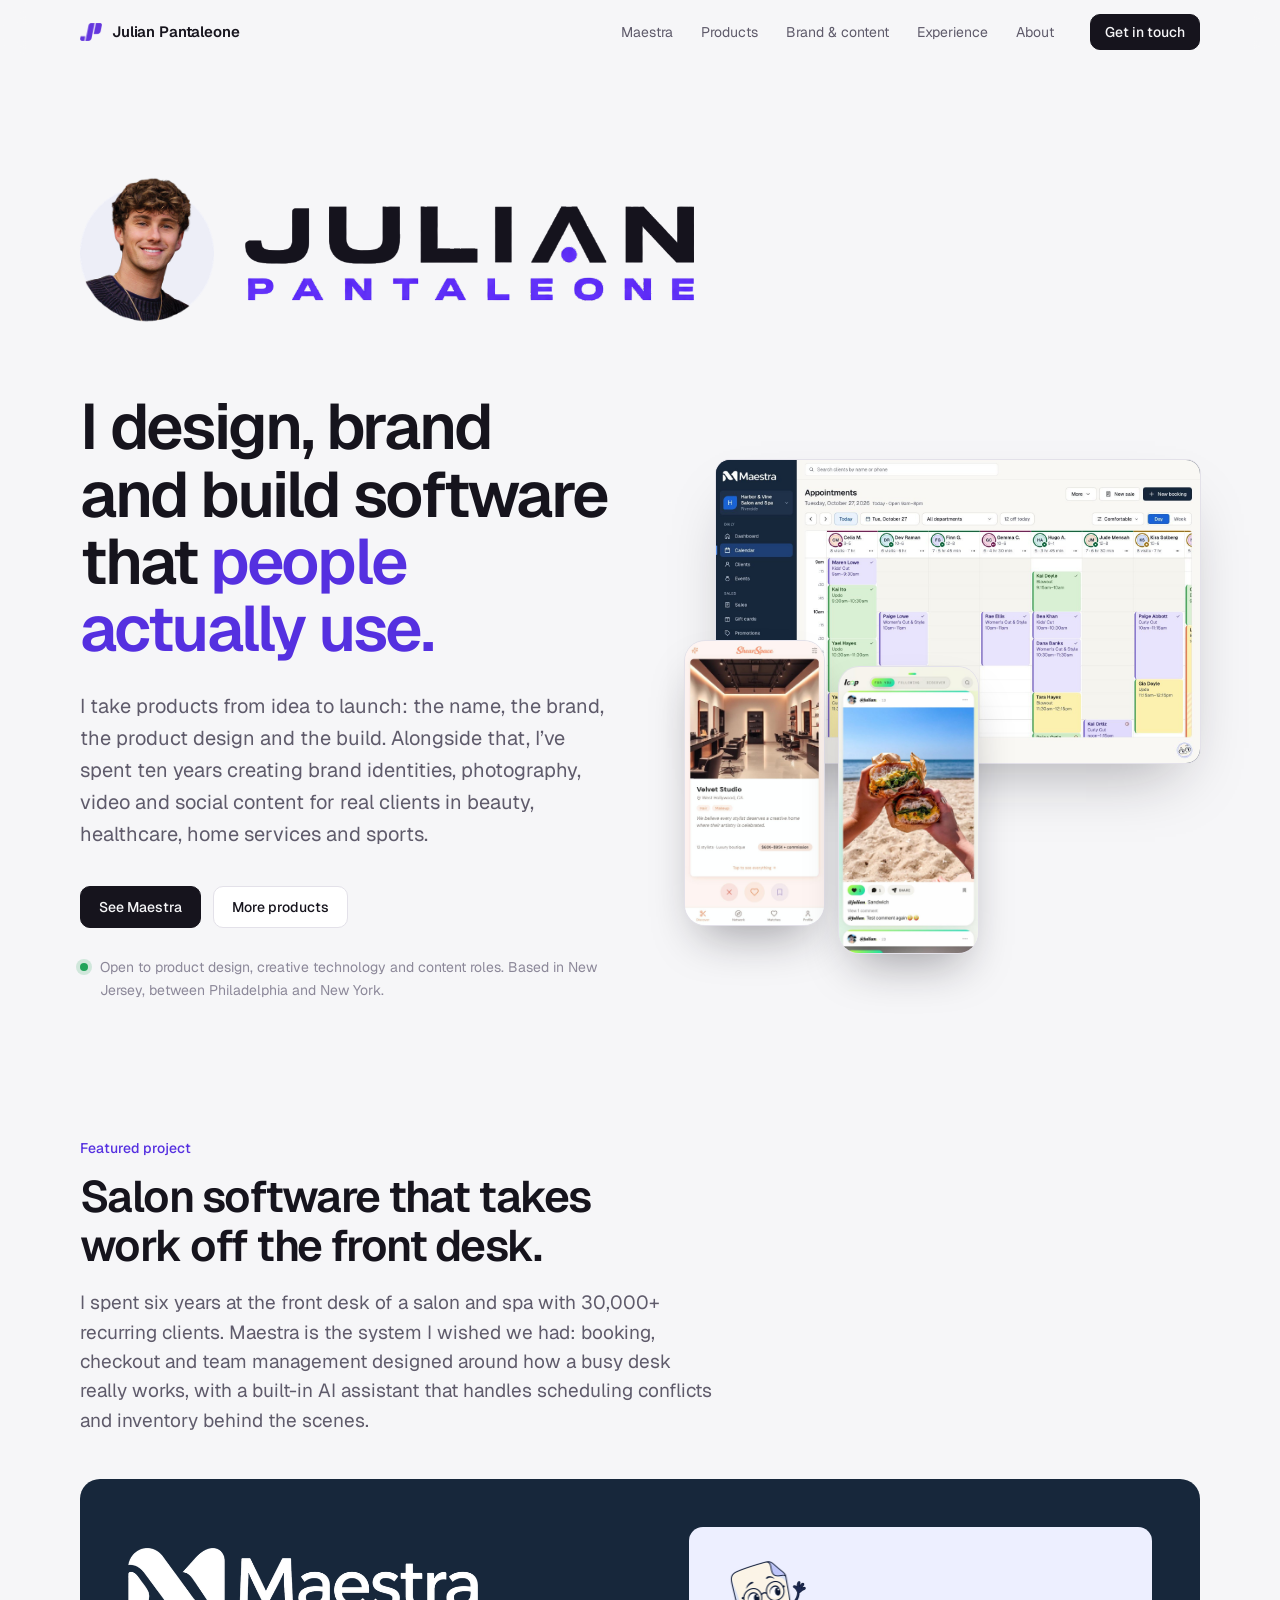
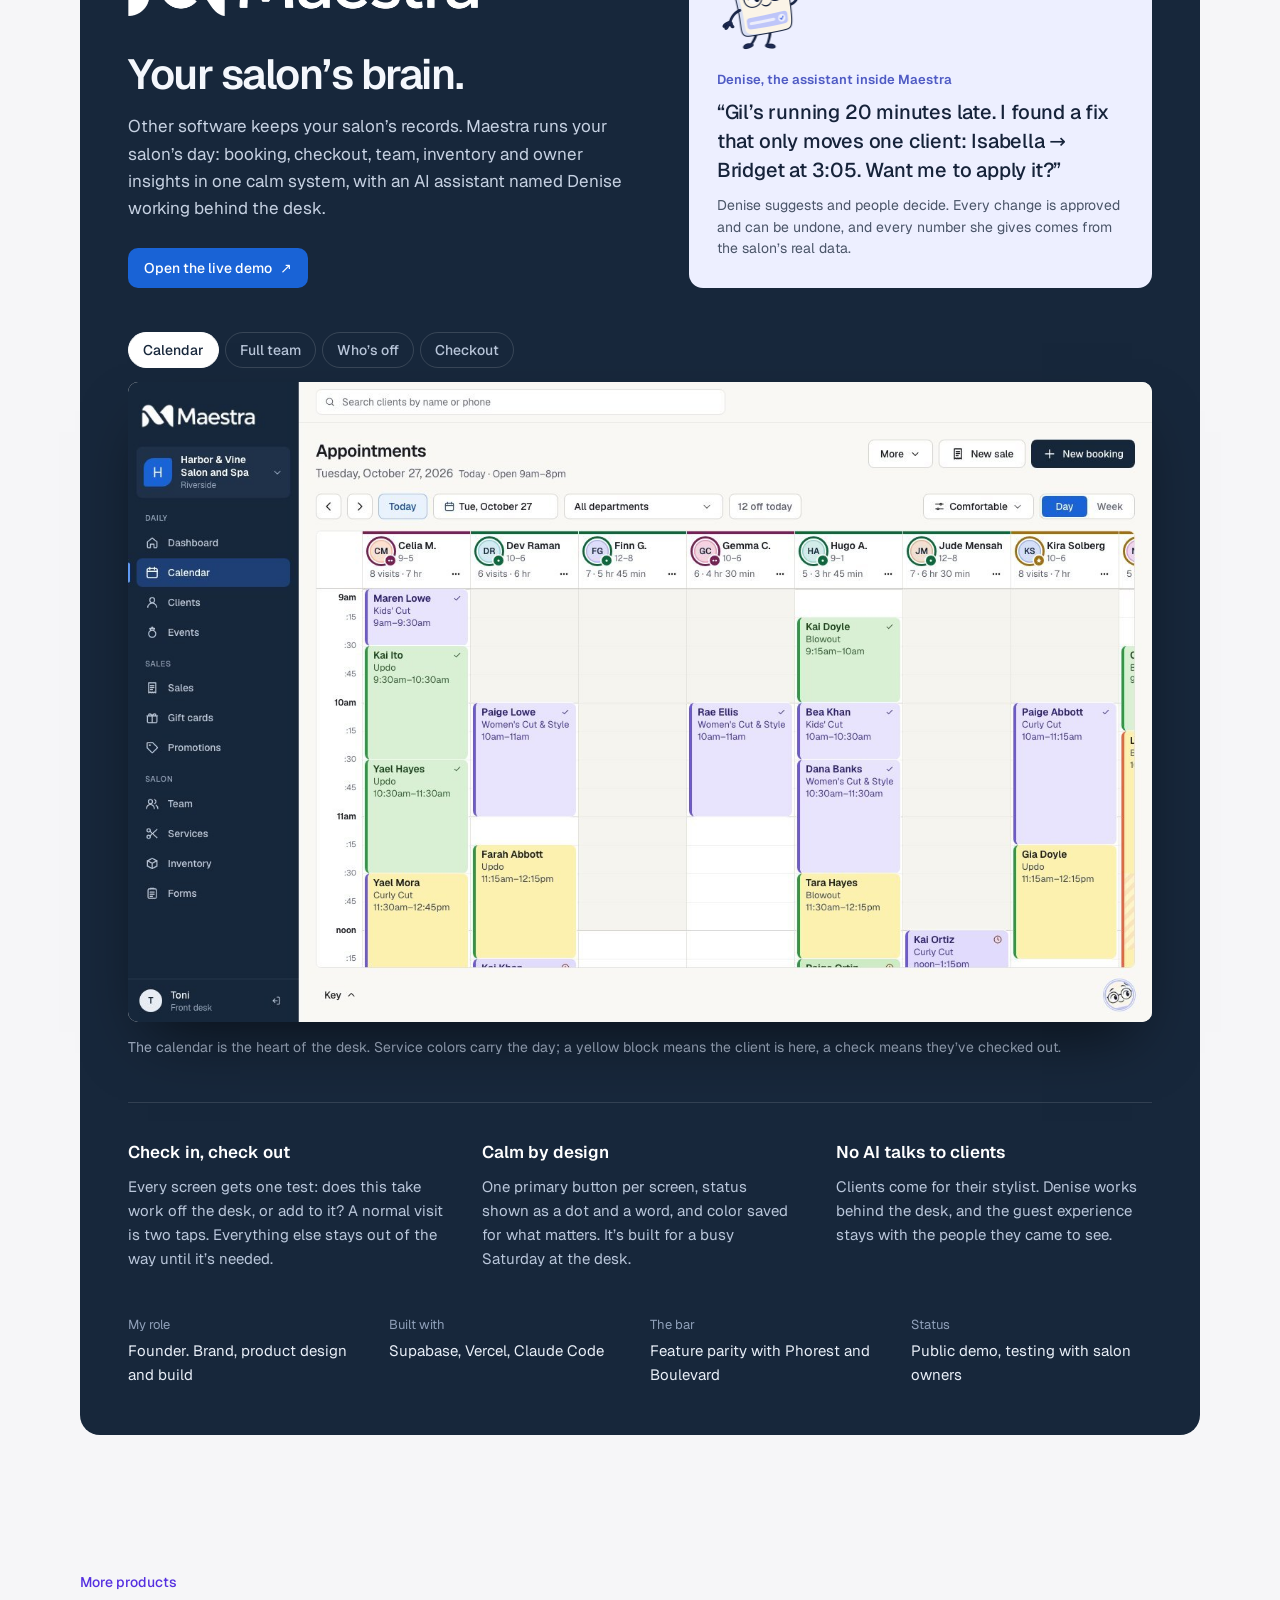
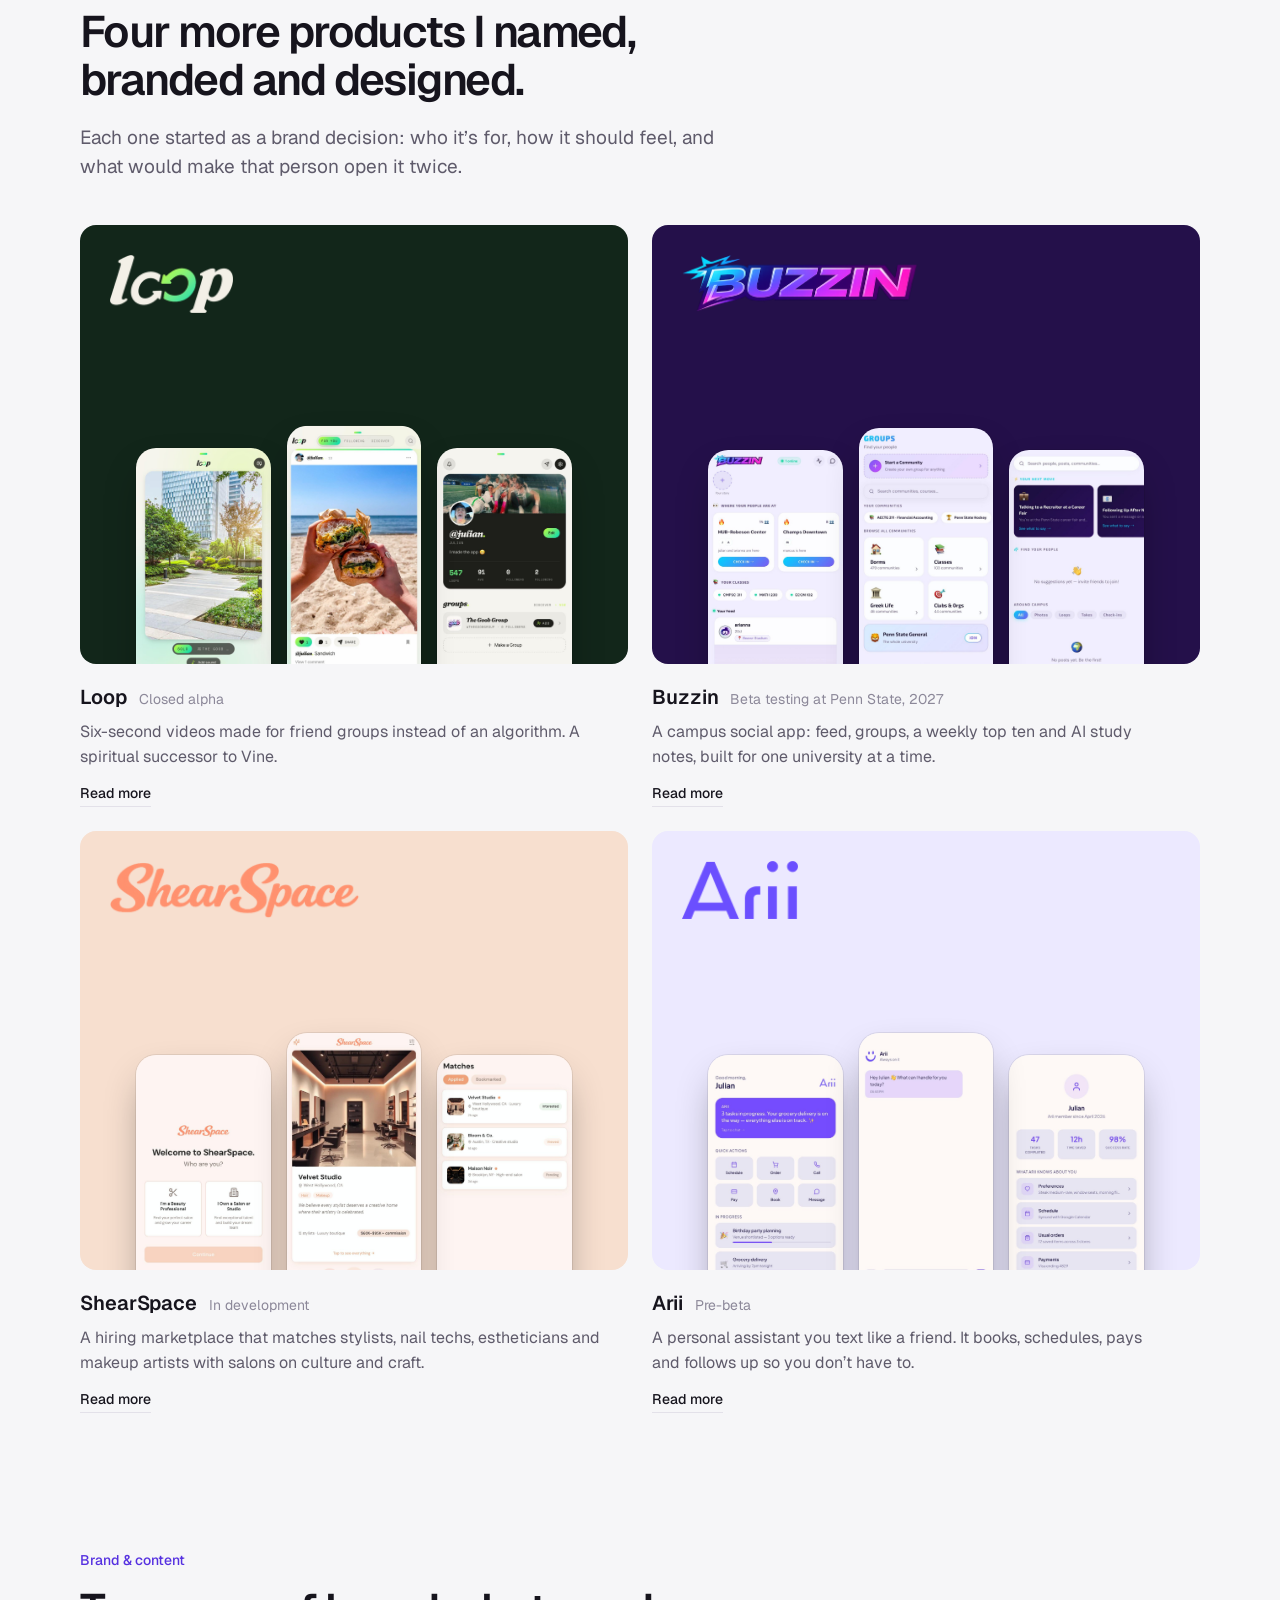
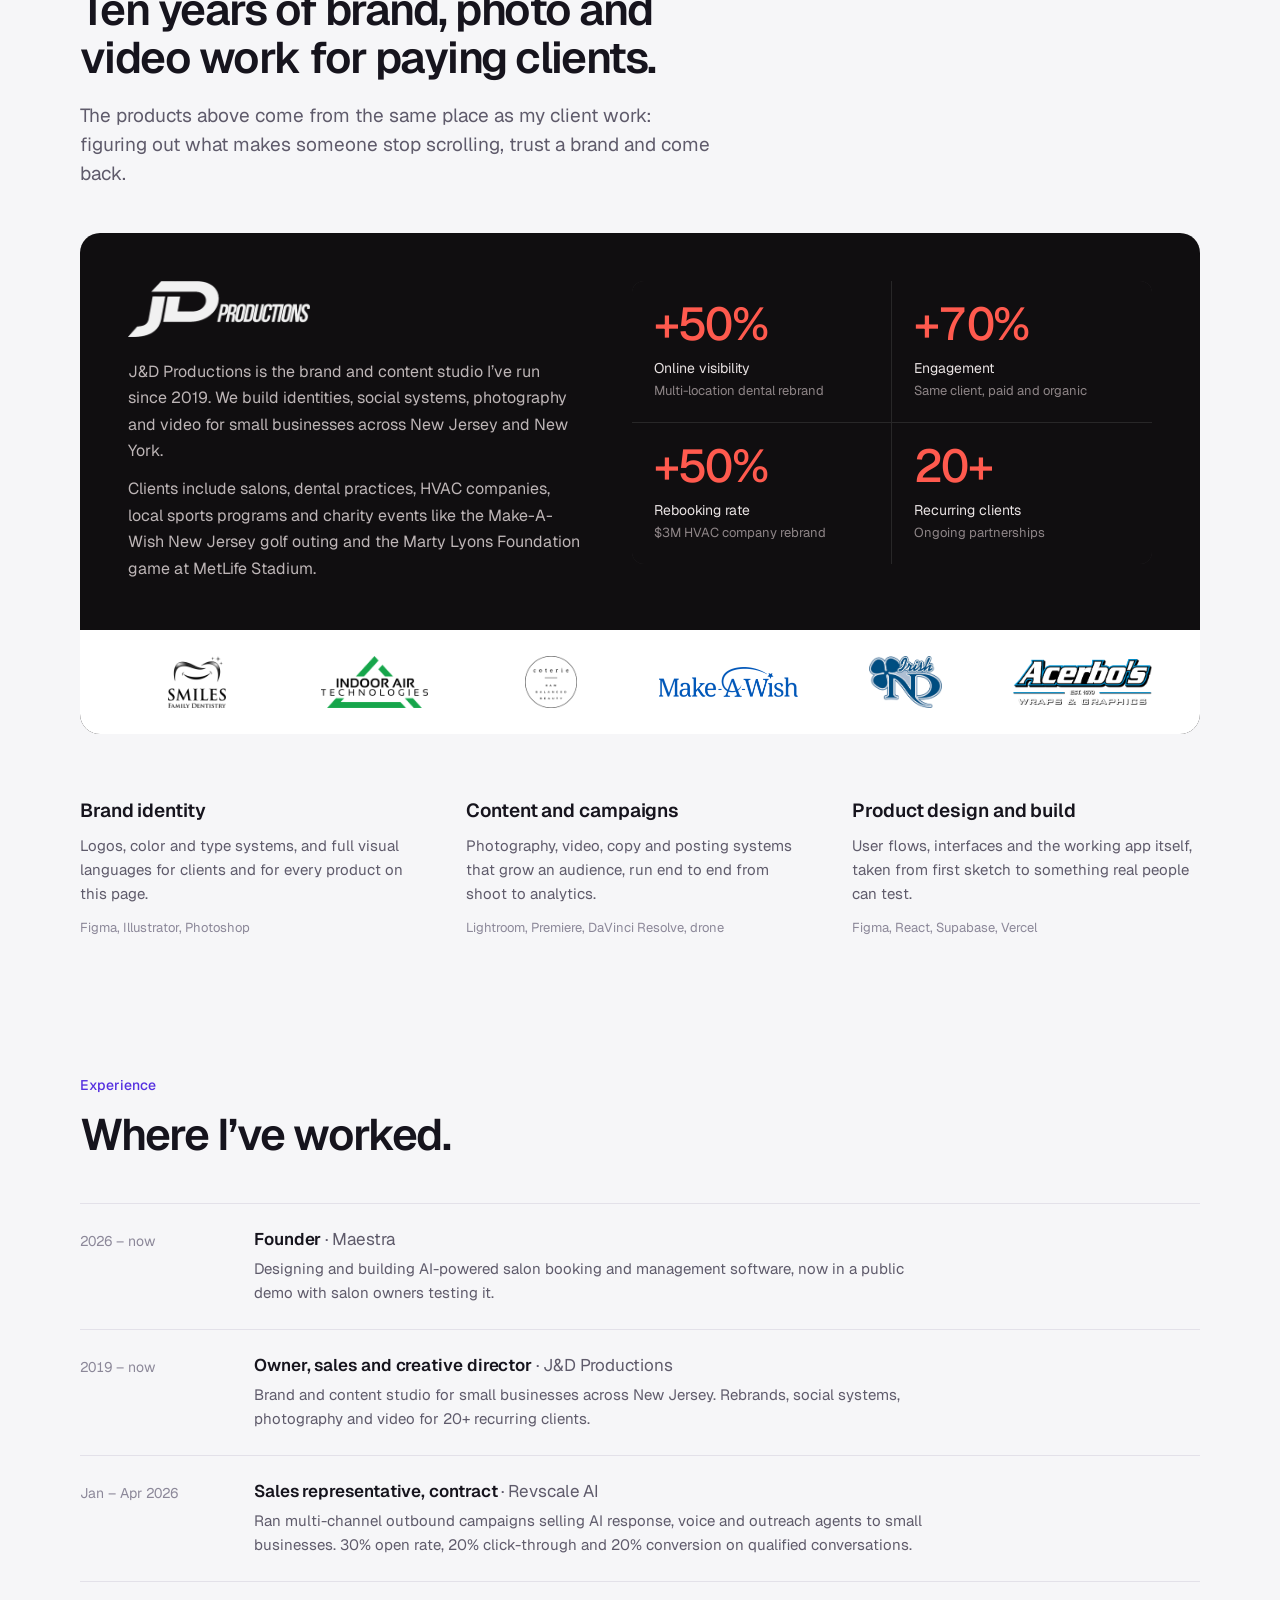
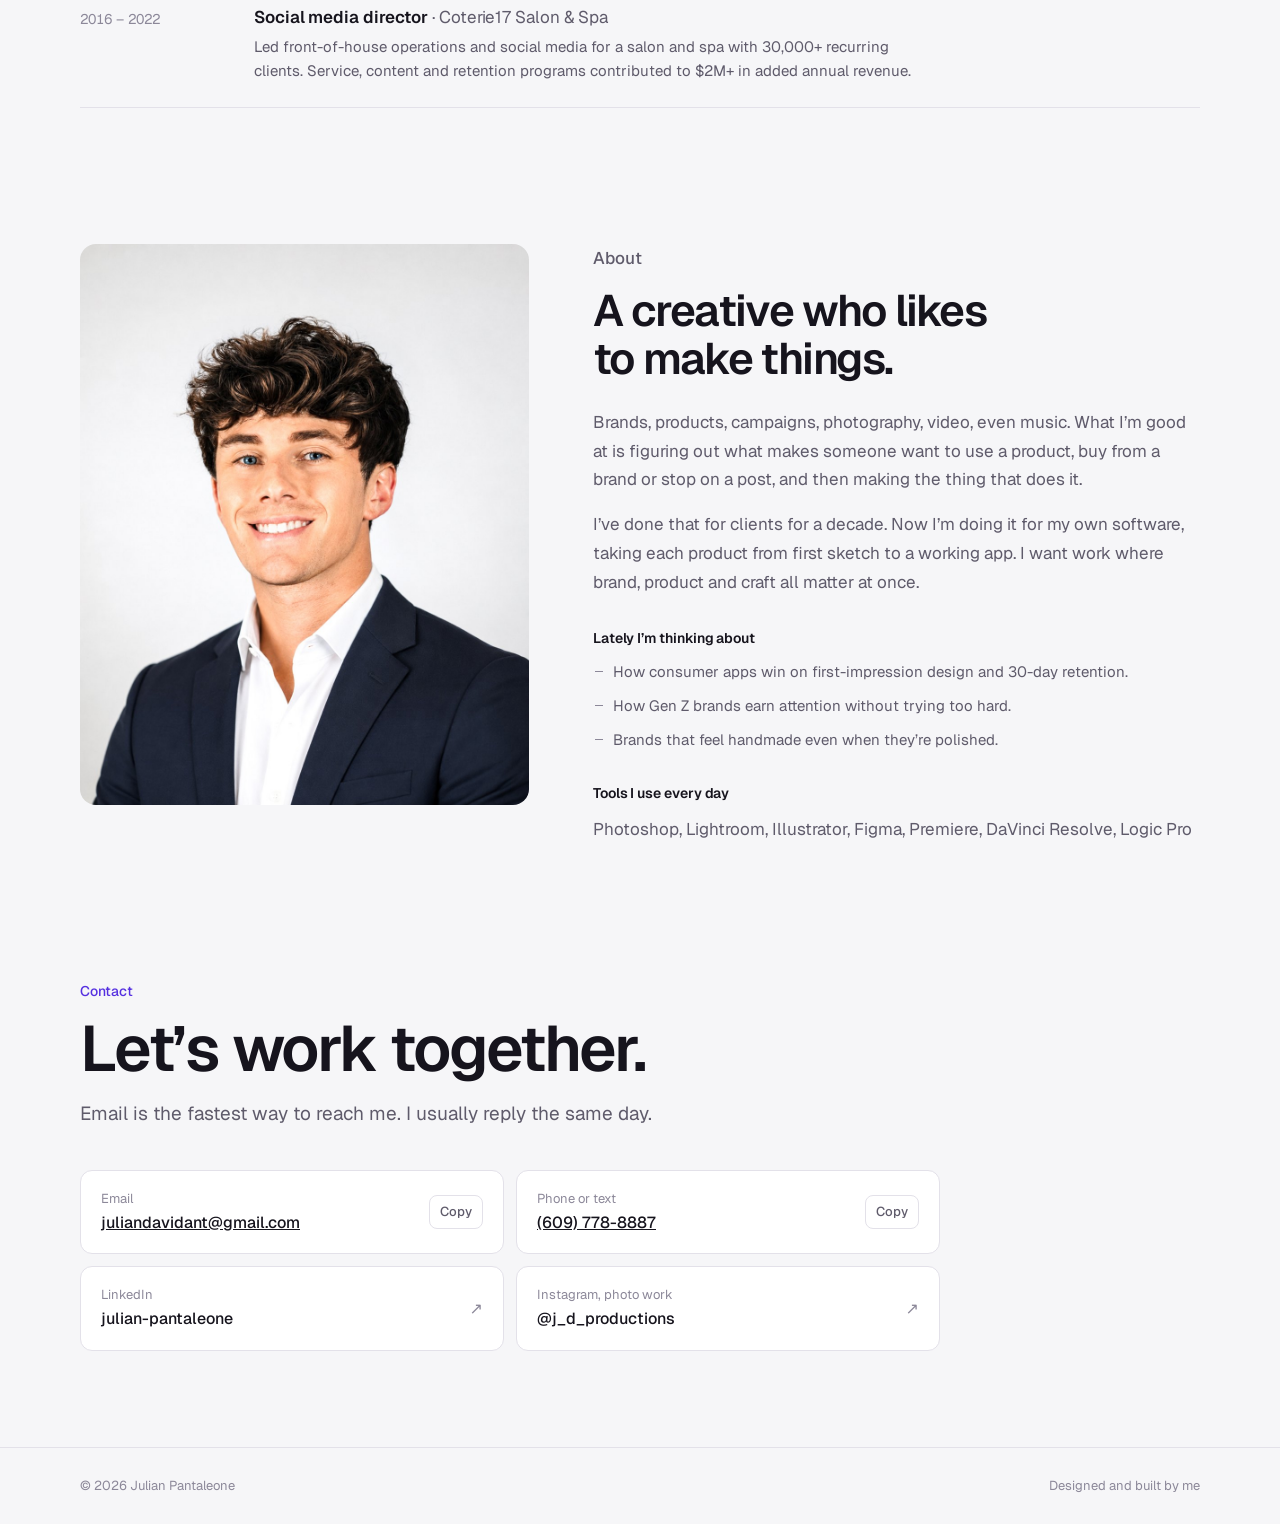
<file: index.html>
<!doctype html>
<html lang="en">
<head>
<meta charset="utf-8">
<meta name="viewport" content="width=device-width, initial-scale=1, viewport-fit=cover">
<title>Julian Pantaleone</title>
<meta name="description" content="Julian Pantaleone, creative technologist. Founder of Maestra, AI-powered salon software. Ten years of brand, photo and video work for real clients.">
<link rel="icon" type="image/png" href="img/jp-mark.png">
<link rel="preload" href="fonts/geist.woff2" as="font" type="font/woff2" crossorigin>
<style>
@font-face{font-family:"Geist";src:url(fonts/geist.woff2) format("woff2");font-weight:100 900;font-display:swap}
</style>
<style>
/* Layout: one left-aligned column on a 1120px grid. Neutral page; color lives only inside
   the brand blocks (Maestra navy, J&D black, each product's own palette). */
:root{
  --bg:#F6F6F8;
  --surface:#FFFFFF;
  --ink:#16141D;
  --muted:#5F5B6B;
  --faint:#8C8899;
  --line:#E3E1E9;
  --accent:#5530E0;
  --accent-ink:#FFFFFF;
  --focus:#5530E0;
  --wm-light:block; --wm-dark:none;

  --mae-navy:#17273B; --mae-blue:#1963D6; --mae-peri:#4F5BC4; --mae-tint:#EDEFFF; --mae-cream:#FAF8F5;

  --f-sans:"Geist", ui-sans-serif, system-ui, -apple-system, "Segoe UI", sans-serif;

  --s-xxl:clamp(38px, 5.6vw, 64px);
  --s-xl:clamp(30px, 3.8vw, 44px);
  --s-l:clamp(24px, 2.6vw, 30px);
  --s-m:19px;
  --s-b:16px;
  --s-s:14px;
  --s-xs:13px;

  --wrap:1120px;
  --gap-sec:clamp(80px, 11vw, 136px);
  --r:12px;
}
@media (prefers-color-scheme: dark){
  :root:not([data-theme="light"]){
    --bg:#0E0D12; --surface:#17161D; --ink:#F2F1F6; --muted:#A7A3B4; --faint:#7D798A; --line:#2A2833;
    --accent:#A38FFF; --accent-ink:#120F1C; --focus:#A38FFF; --wm-light:none; --wm-dark:block; color-scheme:dark;
  }
}
:root[data-theme="dark"]{
  --bg:#0E0D12; --surface:#17161D; --ink:#F2F1F6; --muted:#A7A3B4; --faint:#7D798A; --line:#2A2833;
  --accent:#A38FFF; --accent-ink:#120F1C; --focus:#A38FFF; --wm-light:none; --wm-dark:block; color-scheme:dark;
}

*{box-sizing:border-box}
html{scroll-behavior:smooth; scroll-padding-top:84px}
@media (prefers-reduced-motion: reduce){ html{scroll-behavior:auto} *{transition:none!important; animation:none!important} }
body{
  margin:0; background:var(--bg); color:var(--ink);
  font:400 var(--s-b)/1.6 var(--f-sans);
  -webkit-font-smoothing:antialiased; text-rendering:optimizeLegibility;
}
img{max-width:100%; display:block}
a{color:inherit}
:focus-visible{outline:2px solid var(--focus); outline-offset:3px; border-radius:6px}
.wrap{max-width:calc(var(--wrap) + 2*max(24px, env(safe-area-inset-left,0px))); margin:0 auto;
  padding-left:max(24px, env(safe-area-inset-left, 0px)); padding-right:max(24px, env(safe-area-inset-right, 0px))}
@media (max-width:560px){ .wrap{padding-left:max(18px, env(safe-area-inset-left, 0px)); padding-right:max(18px, env(safe-area-inset-right, 0px))} }
h1,h2,h3,p{margin:0}
h1,h2{font-family:var(--f-sans); font-weight:600; letter-spacing:-.035em; text-wrap:balance}
h3{font-weight:600; font-size:var(--s-m); line-height:1.35; letter-spacing:-.005em}
.wm-light{display:var(--wm-light)} .wm-dark{display:var(--wm-dark)}

/* ── Header ── */
body::before{content:""; position:fixed; inset:0 0 auto; height:env(safe-area-inset-top,0px); z-index:30; background:var(--bg)}
.top{position:sticky; top:env(safe-area-inset-top,0px); z-index:20; background:color-mix(in srgb, var(--bg) 88%, transparent);
  backdrop-filter:saturate(1.4) blur(12px); -webkit-backdrop-filter:saturate(1.4) blur(12px); border-bottom:1px solid transparent; transition:border-color .2s}
.top.is-scrolled{border-bottom-color:var(--line)}
.top .wrap{display:flex; align-items:center; gap:24px; height:64px}
.brand{display:flex; align-items:center; gap:10px; text-decoration:none; font-weight:600; font-size:15px; letter-spacing:-.01em}
.brand img{width:22px; height:auto}
.nav{display:flex; gap:4px; margin-left:auto}
.nav a{text-decoration:none; font-size:var(--s-s); color:var(--muted); padding:8px 12px; border-radius:8px}
.nav a:hover{color:var(--ink); background:var(--surface)}
.btn{display:inline-flex; align-items:center; gap:8px; height:42px; padding:0 18px; border-radius:10px; font:500 var(--s-s)/1 var(--f-sans);
  text-decoration:none; border:1px solid var(--line); background:var(--surface); color:var(--ink); cursor:pointer; white-space:nowrap; transition:border-color .15s, transform .15s}
.btn:hover{border-color:var(--faint)}
.btn--primary{background:var(--ink); color:var(--bg); border-color:var(--ink)}
.btn--primary:hover{border-color:var(--ink); transform:translateY(-1px)}
.top .btn{height:36px; padding:0 14px}
@media (max-width:720px){ .nav{display:none} .top .btn{margin-left:auto} }

/* ── Sections ── */
section{padding-block:var(--gap-sec) 0}
.kicker{font-size:var(--s-s); font-weight:500; color:var(--accent); margin-bottom:14px}
.sec-head{max-width:720px; margin-bottom:44px}
.sec-head h2{font-size:var(--s-xl); line-height:1.1}
.sec-head p:not(.kicker){margin-top:18px; font-size:var(--s-m); line-height:1.55; color:var(--muted); max-width:640px}

/* ── Hero ── */
.hero{padding-block:clamp(56px, 9vw, 112px) 0}
.hero-id{display:flex; align-items:center; gap:clamp(18px, 2.4vw, 32px); margin-bottom:clamp(40px, 5vw, 64px)}
.hero-id .avatar{width:clamp(88px, 10.5vw, 136px); height:auto; flex-shrink:0}
.hero-id .wm{height:clamp(54px, 7.4vw, 104px); width:auto; max-width:100%; min-width:0}
.hero h1{font-size:var(--s-xxl); line-height:1.05}
.hero-grid{display:grid; grid-template-columns:minmax(0,1.05fr) minmax(0,1fr); gap:clamp(32px, 5vw, 72px); align-items:center}
.hero-art{position:relative; display:block; aspect-ratio:1/0.92; max-width:100%; transition:transform .3s ease}
.hero-art:hover{transform:translateY(-3px)}
.ha-screen{position:absolute; top:0; right:0; width:94%; aspect-ratio:16/10; border-radius:14px; overflow:hidden; background:var(--mae-navy); box-shadow:0 0 0 1px var(--line), 0 30px 60px -24px rgba(22,20,29,.35)}
.ha-screen img{width:100%; height:100%; object-fit:cover; object-position:top left}
.ha-phone{position:absolute; width:27%; border-radius:clamp(12px, 1.6vw, 20px); box-shadow:0 0 0 1px var(--line), 0 24px 48px -16px rgba(22,20,29,.4)}
.ha-1{left:0; bottom:2%}
.ha-2{left:30%; bottom:-4%}
@media (max-width:900px){ .hero-grid{grid-template-columns:1fr} .hero-art{display:none} }
.hero h1 em{font-style:normal; color:var(--accent)}
.hero .lede{margin-top:28px; font-size:clamp(17px, 1.6vw, 20px); line-height:1.6; color:var(--muted); max-width:640px}
.hero .cta{display:flex; flex-wrap:wrap; gap:12px; margin-top:36px}
.hero .avail{margin-top:28px; font-size:var(--s-s); color:var(--faint); display:flex; align-items:baseline; gap:12px}
.hero .avail .dot{flex-shrink:0; transform:translateY(-1px); width:8px; height:8px; border-radius:50%; background:#22A35A; box-shadow:0 0 0 4px color-mix(in srgb, #22A35A 18%, transparent)}
@media (max-width:560px){ .hero-id{gap:14px} .hero-id .avatar{width:76px; height:auto} .hero-id .wm{height:auto; width:calc(100% - 86px); max-width:300px} }

/* ── Maestra ── */
.mae{background:var(--mae-navy); color:#F4F7FC; border-radius:20px; padding:clamp(22px, 4vw, 48px); display:grid; gap:clamp(28px, 4vw, 44px)}
.mae-head{display:grid; justify-items:start; gap:16px; max-width:660px}
.mae-head img{height:clamp(44px, 5.4vw, 68px); width:auto; max-width:100%; margin-bottom:clamp(8px, 1.6vw, 20px)}
.mae-head h3{font-weight:600; font-size:clamp(30px, 3.6vw, 42px); line-height:1.08; letter-spacing:-.035em}
.mae-head p{color:#C6D1E2; font-size:17px; line-height:1.6}
.mae-head .mae-link{margin-top:10px}
.mae-top{display:grid; grid-template-columns:minmax(0,1.1fr) minmax(0,1fr); gap:clamp(24px, 4vw, 56px); align-items:end}
.mae-top .denise{grid-template-columns:1fr; gap:14px; align-content:start}
.mae-top .denise img{width:clamp(72px, 7vw, 92px)}
@media (max-width:900px){ .mae-top{grid-template-columns:1fr} }
.mae-link{display:inline-flex; align-items:center; gap:8px; height:40px; padding:0 16px; border-radius:10px; background:var(--mae-blue); color:#fff; text-decoration:none; font-weight:500; font-size:var(--s-s); white-space:nowrap}
.mae-link:hover{background:#2B74E8}
.mae-link:focus-visible{outline-color:#9DBEF5}
.mae-tabs{display:flex; gap:6px; flex-wrap:wrap; margin-bottom:14px}
.mae-tabs button{font:500 var(--s-s)/1 var(--f-sans); color:#B9C6DA; background:transparent; border:1px solid rgba(255,255,255,.14); height:36px; padding:0 14px; border-radius:999px; cursor:pointer}
.mae-tabs button:hover{color:#fff; border-color:rgba(255,255,255,.3)}
.mae-tabs button[aria-selected="true"]{background:#fff; color:var(--mae-navy); border-color:#fff}
.mae-tabs button:focus-visible{outline-color:#9DBEF5}
.mae-screen{position:relative; aspect-ratio:16/10; max-width:100%; border-radius:10px; overflow:hidden; background:var(--mae-cream); box-shadow:0 1px 0 rgba(255,255,255,.08) inset, 0 30px 60px -20px rgba(0,0,0,.6)}
.mae-screen img{position:absolute; inset:0; width:100%; height:100%; object-fit:cover; object-position:top left; opacity:0; transition:opacity .45s ease}
.mae-screen img.contain{object-fit:contain; object-position:center; padding:3% 0}
.mae-screen img.is-on{opacity:1}
.mae-cap{margin-top:14px; font-size:var(--s-s); color:#A9B7CC; min-height:1.6em}
.mae-points{display:grid; grid-template-columns:repeat(3, minmax(0,1fr)); gap:clamp(20px, 3vw, 40px); padding-top:clamp(24px, 3vw, 36px); border-top:1px solid rgba(255,255,255,.12)}
.mae-points h4{margin:0 0 8px; font-size:17px; font-weight:600; color:#fff}
.mae-points p{font-size:15px; line-height:1.6; color:#B9C6DA}
.denise{display:grid; grid-template-columns:auto minmax(0,1fr); gap:clamp(16px, 3vw, 32px); align-items:center; background:var(--mae-tint); color:#16233A; border-radius:14px; padding:clamp(18px, 3vw, 28px)}
.denise img{width:clamp(76px, 9vw, 112px); height:auto}
.denise .who{font-size:var(--s-xs); font-weight:600; color:var(--mae-peri); margin-bottom:8px}
.denise blockquote{margin:0 0 10px; font-weight:500; font-size:clamp(17px, 1.8vw, 20px); line-height:1.45; letter-spacing:-.01em; color:#16233A}
.denise p{font-size:var(--s-s); color:#4A5568; line-height:1.55}
.mae-facts{display:grid; grid-template-columns:repeat(4, minmax(0,1fr)); gap:20px; margin:0}
.mae-facts dt{font-size:var(--s-xs); color:#8FA0B9; margin-bottom:4px}
.mae-facts dd{margin:0; font-size:15px; color:#E8EEF7}
@media (max-width:900px){
  .mae-intro, .mae-points{grid-template-columns:1fr}
  .mae-facts{grid-template-columns:1fr 1fr}
}
@media (max-width:560px){
  .mae{border-radius:16px}
  .mae-screen{aspect-ratio:4/3}
  .denise{grid-template-columns:1fr}
  .denise img{width:72px}
  .mae-facts{grid-template-columns:1fr}
}

/* ── Products ── */
.prods{display:grid; grid-template-columns:repeat(2, minmax(0,1fr)); gap:24px}
.prod{display:flex; flex-direction:column; gap:20px}
.prod-art{all:unset; cursor:pointer; position:relative; display:block; border-radius:16px; overflow:hidden; aspect-ratio:5/4; background:var(--p-bg); transition:transform .25s ease}
.prod-art:hover{transform:translateY(-3px)}
.prod-art:focus-visible{outline:2px solid var(--focus); outline-offset:3px}
.prod-art .pwm{position:absolute; top:clamp(18px, 2.6vw, 30px); left:clamp(18px, 2.6vw, 30px); height:clamp(38px, 4.6vw, 58px); width:auto; max-width:60%; object-fit:contain; object-position:left center}
.phones{position:absolute; left:0; right:0; bottom:-14%; display:flex; justify-content:center; gap:3.5%; padding:0 9%}
.phones img{width:30%; border-radius:clamp(12px, 1.8vw, 20px); box-shadow:0 18px 40px -12px rgba(0,0,0,.45), 0 0 0 1px rgba(0,0,0,.08)}
.phones img:nth-child(2){transform:translateY(-8%)}
.prod-text{display:grid; gap:8px; max-width:520px}
.prod-name{display:flex; align-items:baseline; gap:12px; flex-wrap:wrap}
.prod-name h3{font-size:20px}
.prod-name span{font-size:var(--s-s); color:var(--faint)}
.prod-text p{color:var(--muted)}
.more{all:unset; cursor:pointer; justify-self:start; font-weight:500; font-size:var(--s-s); color:var(--ink); border-bottom:1px solid var(--line); padding-bottom:2px; margin-top:4px}
.more:hover{border-color:var(--ink)}
.more:focus-visible{outline:2px solid var(--focus); outline-offset:3px}
@media (max-width:760px){ .prods{grid-template-columns:1fr; gap:44px} }

/* ── Studio ── */
.jd{background:#100E10; color:#F2EEEE; border-radius:20px; overflow:hidden}
.jd-main{display:grid; grid-template-columns:minmax(0,1fr) minmax(0,1.15fr); gap:clamp(24px, 4vw, 56px); padding:clamp(22px, 4vw, 48px); align-items:start}
.jd-main img{height:clamp(40px, 5vw, 56px); width:auto; margin-bottom:22px}
.jd-main p{color:#BDB5B6; font-size:16px; line-height:1.65}
.jd-main p + p{margin-top:12px}
.stats{display:grid; grid-template-columns:repeat(2, minmax(0,1fr)); gap:1px; background:rgba(255,255,255,.1); border-radius:12px; overflow:hidden}
.stat{background:#100E10; padding:20px 22px}
.stat b{display:block; font:500 clamp(34px, 4vw, 46px)/1 var(--f-sans); letter-spacing:-.03em; color:#FF5A4E; font-variant-numeric:tabular-nums}
.stat span{display:block; margin-top:10px; font-size:var(--s-s); color:#E9E3E3}
.stat small{display:block; margin-top:2px; font-size:var(--s-xs); color:#8E8587}
.clients{background:#FFFFFF; padding:clamp(18px, 2.5vw, 26px) clamp(22px, 4vw, 48px); display:grid; grid-template-columns:repeat(6, minmax(0,1fr)); gap:clamp(16px, 3vw, 40px); align-items:center}
.clients img{max-height:52px; width:auto; margin:0 auto; object-fit:contain}
.caps{display:grid; grid-template-columns:repeat(3, minmax(0,1fr)); gap:clamp(24px, 3vw, 48px); margin-top:clamp(44px, 5vw, 64px)}
.caps h3{margin-bottom:10px}
.caps p{color:var(--muted); font-size:15px}
.caps .tools{margin-top:12px; font-size:var(--s-xs); color:var(--faint)}
@media (max-width:900px){ .jd-main{grid-template-columns:1fr} .caps{grid-template-columns:1fr} .clients{grid-template-columns:repeat(3, minmax(0,1fr))} }

/* ── Experience ── */
.xp{border-top:1px solid var(--line)}
.xp-row{display:grid; grid-template-columns:150px minmax(0,1fr); gap:24px; padding-block:24px; border-bottom:1px solid var(--line)}
.xp-row time{font-size:var(--s-s); color:var(--faint); font-variant-numeric:tabular-nums; padding-top:2px}
.xp-row h3{font-size:17px}
.xp-row h3 span{font-weight:400; color:var(--muted)}
.xp-row p{margin-top:6px; color:var(--muted); font-size:15px; max-width:680px}
@media (max-width:560px){ .xp-row{grid-template-columns:1fr; gap:6px} }

/* ── About ── */
.about{display:grid; grid-template-columns:minmax(0,.85fr) minmax(0,1.15fr); gap:clamp(28px, 5vw, 72px); align-items:start}
.about figure{margin:0}
.about figure img{width:100%; aspect-ratio:4/5; object-fit:cover; object-position:center 20%; border-radius:16px}
.about figcaption{margin-top:10px; font-size:var(--s-xs); color:var(--faint)}
.about h2{font-size:var(--s-xl); line-height:1.1; margin-bottom:24px}
.about .copy p{color:var(--muted); font-size:17px; line-height:1.7; max-width:620px}
.about .copy p + p{margin-top:16px}
.about h3{font-size:var(--s-s); font-weight:600; margin:32px 0 12px; color:var(--ink)}
.about ul{margin:0; padding:0; list-style:none; display:grid; gap:10px}
.about li{padding-left:20px; position:relative; color:var(--muted); font-size:15px}
.about li::before{content:""; position:absolute; left:2px; top:.72em; width:8px; height:1px; background:var(--faint)}
.about .tools{color:var(--muted); font-size:15px}
@media (max-width:820px){ .about{grid-template-columns:1fr} .about figure img{aspect-ratio:4/3} }

/* ── Contact ── */
.contact{padding-bottom:clamp(56px, 8vw, 96px)}
.contact h2{font-size:var(--s-xxl); line-height:1.02}
.contact .lede{margin-top:18px; font-size:var(--s-m); color:var(--muted); max-width:640px}
.reach{margin-top:40px; display:grid; grid-template-columns:repeat(2, minmax(0,1fr)); gap:12px; max-width:860px}
.reach > div, .reach > a{display:flex; align-items:center; justify-content:space-between; gap:12px; padding:18px 20px; border:1px solid var(--line); border-radius:var(--r); background:var(--surface); text-decoration:none; min-width:0}
.reach > a:hover{border-color:var(--faint)}
.reach .lbl{display:block; font-size:var(--s-xs); color:var(--faint)}
.reach .val{display:block; font-weight:500; overflow-wrap:anywhere}
.copy-btn{all:unset; cursor:pointer; font-size:var(--s-xs); font-weight:500; color:var(--muted); padding:6px 10px; border:1px solid var(--line); border-radius:8px; flex-shrink:0}
.copy-btn:hover{color:var(--ink); border-color:var(--faint)}
.copy-btn:focus-visible{outline:2px solid var(--focus); outline-offset:2px}
.arrow{color:var(--faint); flex-shrink:0}
@media (max-width:640px){ .reach{grid-template-columns:1fr} }
footer{border-top:1px solid var(--line); padding-block:28px}
footer .wrap{display:flex; justify-content:space-between; gap:16px; flex-wrap:wrap; font-size:var(--s-xs); color:var(--faint)}

/* ── Project dialog ── */
dialog{border:0; padding:0; background:var(--surface); color:var(--ink); border-radius:18px; width:min(880px, calc(100vw - 32px)); max-height:min(88vh, 960px); box-shadow:0 40px 100px -20px rgba(0,0,0,.5)}
dialog::backdrop{background:rgba(10,9,14,.55); backdrop-filter:blur(4px)}
.dlg{display:grid}
.dlg-head{position:relative; background:var(--p-bg); padding:clamp(22px, 4vw, 36px); padding-right:64px}
.dlg-head img{height:clamp(38px, 5vw, 56px); width:auto; max-width:70%}
.dlg-head p{margin-top:14px; font-size:var(--s-m); line-height:1.45; color:var(--p-fg); max-width:620px}
.dlg-close{all:unset; cursor:pointer; position:absolute; top:16px; right:16px; width:36px; height:36px; border-radius:50%; display:grid; place-items:center; background:rgba(255,255,255,.9); color:#16141D; font-size:18px; line-height:1}
.dlg-close:focus-visible{outline:2px solid var(--focus); outline-offset:2px}
.dlg-shots{display:grid; grid-template-columns:repeat(var(--n), minmax(0, 210px)); justify-content:center; gap:14px; padding:22px clamp(22px, 4vw, 36px) 28px; background:var(--p-bg)}
.dlg-shots img{width:100%; height:auto; border-radius:clamp(10px, 1.6vw, 18px); box-shadow:0 12px 30px -10px rgba(0,0,0,.35)}
/* No visible scrollbars anywhere; scrolling still works */
html, body, dialog, *{scrollbar-width:none; -ms-overflow-style:none}
*::-webkit-scrollbar{display:none; width:0; height:0}
.dlg-body{display:grid; grid-template-columns:minmax(0,1.5fr) minmax(0,1fr); gap:clamp(20px, 4vw, 44px); padding:clamp(22px, 4vw, 36px)}
.dlg-body .story p{color:var(--muted); line-height:1.7}
.dlg-body .story p + p{margin-top:14px}
.dlg-body h4{margin:24px 0 8px; font-size:var(--s-s); font-weight:600}
.dlg-body dl{margin:0; display:grid; gap:16px; align-content:start}
.dlg-body dt{font-size:var(--s-xs); color:var(--faint)}
.dlg-body dd{margin:2px 0 0; font-size:15px}
@media (max-width:700px){ .dlg-body{grid-template-columns:1fr} .dlg-shots{grid-template-columns:repeat(3, minmax(0,1fr))} }
</style>
<meta property="og:type" content="website">
<meta property="og:url" content="https://julianpantaleone.com/">
<meta property="og:title" content="Julian Pantaleone">
<meta property="og:description" content="Creative technologist. Founder of Maestra, AI-powered salon software. Ten years of brand, photo and video work.">
<meta property="og:image" content="https://julianpantaleone.com/img/og.jpg">
<meta name="twitter:card" content="summary_large_image">
</head>
<body>

<header class="top" id="top">
  <div class="wrap">
    <a class="brand" href="#hero"><img src="img/jp-mark.png" alt="">Julian Pantaleone</a>
    <nav class="nav" aria-label="Sections">
      <a href="#maestra">Maestra</a>
      <a href="#products">Products</a>
      <a href="#studio">Brand &amp; content</a>
      <a href="#experience">Experience</a>
      <a href="#about">About</a>
    </nav>
    <a class="btn btn--primary" href="#contact">Get in touch</a>
  </div>
</header>

<main>
  <section class="hero" id="hero">
    <div class="wrap">
      <div class="hero-id">
        <img class="avatar" src="img/avatar.png" alt="Julian Pantaleone">
        <img class="wm wm-light" src="img/wordmark-light.png" alt="Julian Pantaleone">
        <img class="wm wm-dark" src="img/wordmark-dark.png" alt="" aria-hidden="true">
      </div>
      <div class="hero-grid">
      <div class="hero-copy">
      <h1>I design, brand and build software that <em>people actually use.</em></h1>
      <p class="lede">I take products from idea to launch: the name, the brand, the product design and the build. Alongside that, I’ve spent ten years creating brand identities, photography, video and social content for real clients in beauty, healthcare, home services and sports.</p>
      <div class="cta">
        <a class="btn btn--primary" href="#maestra">See Maestra</a>
        <a class="btn" href="#products">More products</a>
      </div>
      <p class="avail"><span class="dot" aria-hidden="true"></span>Open to product design, creative technology and content roles. Based in New Jersey, between Philadelphia and New York.</p>
      </div>
      <a class="hero-art" href="#maestra" aria-label="See Maestra">
        <span class="ha-screen"><img src="img/m-calendar.jpg" alt=""></span>
        <img class="ha-phone ha-1" src="img/ssVelvet.jpg" alt="">
        <img class="ha-phone ha-2" src="img/loopScreenFeed.jpg" alt="">
      </a>
      </div>
    </div>
  </section>

  <section id="maestra">
    <div class="wrap">
      <div class="sec-head">
        <p class="kicker">Featured project</p>
        <h2>Salon software that takes work off the front desk.</h2>
        <p>I spent six years at the front desk of a salon and spa with 30,000+ recurring clients. Maestra is the system I wished we had: booking, checkout and team management designed around how a busy desk really works, with a built-in AI assistant that handles scheduling conflicts and inventory behind the scenes.</p>
      </div>

      <article class="mae" aria-label="Maestra">
        <div class="mae-top">
        <div class="mae-head">
          <img src="img/maestraLockupWhite.png" alt="Maestra">
          <h3>Your salon’s brain.</h3>
          <p>Other software keeps your salon’s records. Maestra runs your salon’s day: booking, checkout, team, inventory and owner insights in one calm system, with an AI assistant named Denise working behind the desk.</p>
          <a class="mae-link" href="https://maestra-demo.vercel.app" target="_blank" rel="noopener">Open the live demo <span aria-hidden="true">↗</span></a>
        </div>
        <div class="denise">
          <img src="img/deniseWave.png" alt="Denise, Maestra’s AI assistant">
          <div>
            <p class="who">Denise, the assistant inside Maestra</p>
            <blockquote>“Gil’s running 20 minutes late. I found a fix that only moves one client: Isabella → Bridget at 3:05. Want me to apply it?”</blockquote>
            <p>Denise suggests and people decide. Every change is approved and can be undone, and every number she gives comes from the salon’s real data.</p>
          </div>
        </div>
        </div>

        <div>
          <div class="mae-tabs" role="tablist" aria-label="Maestra screens">
            <button role="tab" aria-selected="true" aria-controls="maeScreen" data-i="0">Calendar</button>
            <button role="tab" aria-selected="false" aria-controls="maeScreen" data-i="1">Full team</button>
            <button role="tab" aria-selected="false" aria-controls="maeScreen" data-i="2">Who’s off</button>
            <button role="tab" aria-selected="false" aria-controls="maeScreen" data-i="3">Checkout</button>
          </div>
          <div class="mae-screen" id="maeScreen" role="tabpanel">
            <img class="is-on" src="img/m-calendar.jpg" alt="Maestra calendar in day view" data-cap="The calendar is the heart of the desk. Service colors carry the day; a yellow block means the client is here, a check means they’ve checked out.">
            <img src="img/m-team.jpg" alt="Compact calendar showing a twenty-person team" data-cap="Compact view fits a 20-stylist team on one screen, with a red line marking right now.">
            <img src="img/m-off.jpg" alt="Calendar with the list of staff who are off today" data-cap="Who’s off and why is one tap away, without cluttering the calendar.">
            <img class="contain" src="img/m-checkout.jpg" alt="Checkout panel with split tips, split payment and rebooking" data-cap="Checkout splits tips by stylist, takes card and cash in one sale, and rebooks the next visit before the client leaves.">
          </div>
          <p class="mae-cap" id="maeCap" aria-live="polite">The calendar is the heart of the desk. Service colors carry the day; a yellow block means the client is here, a check means they’ve checked out.</p>
        </div>

        <div class="mae-points">
          <div>
            <h4>Check in, check out</h4>
            <p>Every screen gets one test: does this take work off the desk, or add to it? A normal visit is two taps. Everything else stays out of the way until it’s needed.</p>
          </div>
          <div>
            <h4>Calm by design</h4>
            <p>One primary button per screen, status shown as a dot and a word, and color saved for what matters. It’s built for a busy Saturday at the desk.</p>
          </div>
          <div>
            <h4>No AI talks to clients</h4>
            <p>Clients come for their stylist. Denise works behind the desk, and the guest experience stays with the people they came to see.</p>
          </div>
        </div>

        <dl class="mae-facts">
          <div><dt>My role</dt><dd>Founder. Brand, product design and build</dd></div>
          <div><dt>Built with</dt><dd>Supabase, Vercel, Claude Code</dd></div>
          <div><dt>The bar</dt><dd>Feature parity with Phorest and Boulevard</dd></div>
          <div><dt>Status</dt><dd>Public demo, testing with salon owners</dd></div>
        </dl>
      </article>
    </div>
  </section>

  <section id="products">
    <div class="wrap">
      <div class="sec-head">
        <p class="kicker">More products</p>
        <h2>Four more products I named, branded and designed.</h2>
        <p>Each one started as a brand decision: who it’s for, how it should feel, and what would make that person open it twice.</p>
      </div>
      <div class="prods">
        <article class="prod">
          <button class="prod-art" data-p="loop" style="--p-bg:#12261A" aria-label="Open Loop details">
            <img class="pwm" src="img/loopWordmarkCream.png" alt="">
            <div class="phones"><img src="img/loopScreenRecord.jpg" alt=""><img src="img/loopScreenFeed.jpg" alt=""><img src="img/loopScreenProfile.jpg" alt=""></div>
          </button>
          <div class="prod-text">
            <div class="prod-name"><h3>Loop</h3><span>Closed alpha</span></div>
            <p>Six-second videos made for friend groups instead of an algorithm. A spiritual successor to Vine.</p>
            <button class="more" data-p="loop">Read more</button>
          </div>
        </article>
        <article class="prod">
          <button class="prod-art" data-p="buzzin" style="--p-bg:#24104A" aria-label="Open Buzzin details">
            <img class="pwm" src="img/buzzinWordmark.png" alt="">
            <div class="phones"><img src="img/buzzinScreenHome.jpg" alt=""><img src="img/buzzinScreenGroups.jpg" alt=""><img src="img/buzzinScreenExplore.jpg" alt=""></div>
          </button>
          <div class="prod-text">
            <div class="prod-name"><h3>Buzzin</h3><span>Beta testing at Penn State, 2027</span></div>
            <p>A campus social app: feed, groups, a weekly top ten and AI study notes, built for one university at a time.</p>
            <button class="more" data-p="buzzin">Read more</button>
          </div>
        </article>
        <article class="prod">
          <button class="prod-art" data-p="shearspace" style="--p-bg:#F7DFCF" aria-label="Open ShearSpace details">
            <img class="pwm" src="img/ssWordmark.png" alt="">
            <div class="phones"><img src="img/ssWelcome.jpg" alt=""><img src="img/ssVelvet.jpg" alt=""><img src="img/ssMatches.jpg" alt=""></div>
          </button>
          <div class="prod-text">
            <div class="prod-name"><h3>ShearSpace</h3><span>In development</span></div>
            <p>A hiring marketplace that matches stylists, nail techs, estheticians and makeup artists with salons on culture and craft.</p>
            <button class="more" data-p="shearspace">Read more</button>
          </div>
        </article>
        <article class="prod">
          <button class="prod-art" data-p="arii" style="--p-bg:#ECE9FF" aria-label="Open Arii details">
            <img class="pwm" src="img/ariiWordmark.png" alt="">
            <div class="phones"><img src="img/ariiHome.jpg" alt=""><img src="img/ariiChat.jpg" alt=""><img src="img/ariiYou.jpg" alt=""></div>
          </button>
          <div class="prod-text">
            <div class="prod-name"><h3>Arii</h3><span>Pre-beta</span></div>
            <p>A personal assistant you text like a friend. It books, schedules, pays and follows up so you don’t have to.</p>
            <button class="more" data-p="arii">Read more</button>
          </div>
        </article>
      </div>
    </div>
  </section>

  <section id="studio">
    <div class="wrap">
      <div class="sec-head">
        <p class="kicker">Brand &amp; content</p>
        <h2>Ten years of brand, photo and video work for paying clients.</h2>
        <p>The products above come from the same place as my client work: figuring out what makes someone stop scrolling, trust a brand and come back.</p>
      </div>

      <div class="jd">
        <div class="jd-main">
          <div>
            <img src="img/jdWordmark.png" alt="J&amp;D Productions">
            <p>J&amp;D Productions is the brand and content studio I’ve run since 2019. We build identities, social systems, photography and video for small businesses across New Jersey and New York.</p>
            <p>Clients include salons, dental practices, HVAC companies, local sports programs and charity events like the Make-A-Wish New Jersey golf outing and the Marty Lyons Foundation game at MetLife Stadium.</p>
          </div>
          <div class="stats">
            <div class="stat"><b>+50%</b><span>Online visibility</span><small>Multi-location dental rebrand</small></div>
            <div class="stat"><b>+70%</b><span>Engagement</span><small>Same client, paid and organic</small></div>
            <div class="stat"><b>+50%</b><span>Rebooking rate</span><small>$3M HVAC company rebrand</small></div>
            <div class="stat"><b>20+</b><span>Recurring clients</span><small>Ongoing partnerships</small></div>
          </div>
        </div>
        <div class="clients" aria-label="Selected clients">
          <img src="img/clientSmiles.png" alt="Smiles Family Dentistry">
          <img src="img/clientIndoor.png" alt="Indoor Air Technologies">
          <img src="img/clientCoterie.png" alt="Coterie">
          <img src="img/clientMakeAWish.png" alt="Make-A-Wish">
          <img src="img/clientNdIrish.png" alt="ND Irish">
          <img src="img/clientAcerbos.png" alt="Acerbo’s Wraps &amp; Graphics">
        </div>
      </div>

      <div class="caps">
        <div>
          <h3>Brand identity</h3>
          <p>Logos, color and type systems, and full visual languages for clients and for every product on this page.</p>
          <p class="tools">Figma, Illustrator, Photoshop</p>
        </div>
        <div>
          <h3>Content and campaigns</h3>
          <p>Photography, video, copy and posting systems that grow an audience, run end to end from shoot to analytics.</p>
          <p class="tools">Lightroom, Premiere, DaVinci Resolve, drone</p>
        </div>
        <div>
          <h3>Product design and build</h3>
          <p>User flows, interfaces and the working app itself, taken from first sketch to something real people can test.</p>
          <p class="tools">Figma, React, Supabase, Vercel</p>
        </div>
      </div>
    </div>
  </section>

  <section id="experience">
    <div class="wrap">
      <div class="sec-head">
        <p class="kicker">Experience</p>
        <h2>Where I’ve worked.</h2>
      </div>
      <div class="xp">
        <div class="xp-row">
          <time>2026 – now</time>
          <div><h3>Founder <span>· Maestra</span></h3><p>Designing and building AI-powered salon booking and management software, now in a public demo with salon owners testing it.</p></div>
        </div>
        <div class="xp-row">
          <time>2019 – now</time>
          <div><h3>Owner, sales and creative director <span>· J&amp;D Productions</span></h3><p>Brand and content studio for small businesses across New Jersey. Rebrands, social systems, photography and video for 20+ recurring clients.</p></div>
        </div>
        <div class="xp-row">
          <time>Jan – Apr 2026</time>
          <div><h3>Sales representative, contract <span>· Revscale AI</span></h3><p>Ran multi-channel outbound campaigns selling AI response, voice and outreach agents to small businesses. 30% open rate, 20% click-through and 20% conversion on qualified conversations.</p></div>
        </div>
        <div class="xp-row">
          <time>2016 – 2022</time>
          <div><h3>Social media director <span>· Coterie17 Salon &amp; Spa</span></h3><p>Led front-of-house operations and social media for a salon and spa with 30,000+ recurring clients. Service, content and retention programs contributed to $2M+ in added annual revenue.</p></div>
        </div>
      </div>
    </div>
  </section>

  <section id="about">
    <div class="wrap about">
      <figure>
        <img src="img/about.jpg" alt="Headshot of Julian Pantaleone">
      </figure>
      <div class="copy">
        <p class="kicker">About</p>
        <h2>A creative who likes to make things.</h2>
        <p>Brands, products, campaigns, photography, video, even music. What I’m good at is figuring out what makes someone want to use a product, buy from a brand or stop on a post, and then making the thing that does it.</p>
        <p>I’ve done that for clients for a decade. Now I’m doing it for my own software, taking each product from first sketch to a working app. I want work where brand, product and craft all matter at once.</p>
        <h3>Lately I’m thinking about</h3>
        <ul>
          <li>How consumer apps win on first-impression design and 30-day retention.</li>
          <li>How Gen Z brands earn attention without trying too hard.</li>
          <li>Brands that feel handmade even when they’re polished.</li>
        </ul>
        <h3>Tools I use every day</h3>
        <p class="tools">Photoshop, Lightroom, Illustrator, Figma, Premiere, DaVinci Resolve, Logic Pro</p>
      </div>
    </div>
  </section>

  <section id="contact" class="contact">
    <div class="wrap">
      <p class="kicker">Contact</p>
      <h2>Let’s work together.</h2>
      <p class="lede">Email is the fastest way to reach me. I usually reply the same day.</p>
      <div class="reach">
        <div><div><span class="lbl">Email</span><a class="val" href="mailto:juliandavidant@gmail.com">juliandavidant@gmail.com</a></div><button class="copy-btn" data-copy="juliandavidant@gmail.com">Copy</button></div>
        <div><div><span class="lbl">Phone or text</span><a class="val" href="tel:+16097788887">(609) 778-8887</a></div><button class="copy-btn" data-copy="(609) 778-8887">Copy</button></div>
        <a href="https://www.linkedin.com/in/julian-pantaleone-7ba250352" target="_blank" rel="noopener"><div><span class="lbl">LinkedIn</span><span class="val">julian-pantaleone</span></div><span class="arrow" aria-hidden="true">↗</span></a>
        <a href="https://www.instagram.com/j_d_productions" target="_blank" rel="noopener"><div><span class="lbl">Instagram, photo work</span><span class="val">@j_d_productions</span></div><span class="arrow" aria-hidden="true">↗</span></a>
      </div>
    </div>
  </section>
</main>

<footer>
  <div class="wrap"><span>© 2026 Julian Pantaleone</span><span>Designed and built by me</span></div>
</footer>

<dialog id="dlg" aria-labelledby="dlgTitle">
  <div class="dlg" id="dlgInner"></div>
</dialog>

<script>
(function(){
  /* Header border on scroll */
  const top=document.getElementById('top');
  const onScroll=()=>top.classList.toggle('is-scrolled', window.scrollY>8);
  addEventListener('scroll', onScroll, {passive:true}); onScroll();

  /* Maestra screens */
  const tabs=[...document.querySelectorAll('.mae-tabs button')];
  const shots=[...document.querySelectorAll('#maeScreen img')];
  const cap=document.getElementById('maeCap');
  function show(i){
    tabs.forEach((t,k)=>t.setAttribute('aria-selected', k===i ? 'true':'false'));
    shots.forEach((s,k)=>s.classList.toggle('is-on', k===i));
    cap.textContent=shots[i].dataset.cap;
  }
  tabs.forEach((t,i)=>{
    t.addEventListener('click',()=>show(i));
    t.addEventListener('keydown',e=>{
      if(e.key==='ArrowRight'||e.key==='ArrowLeft'){
        const n=(i+(e.key==='ArrowRight'?1:-1)+tabs.length)%tabs.length; tabs[n].focus(); show(n);
      }
    });
  });

  /* Copy buttons */
  document.querySelectorAll('.copy-btn').forEach(b=>b.addEventListener('click',()=>{
    const done=()=>{ b.textContent='Copied'; setTimeout(()=>b.textContent='Copy',1600); };
    try{
      navigator.clipboard.writeText(b.dataset.copy).then(done).catch(()=>select(b));
    }catch(e){ select(b); }
  }));
  function select(b){
    const v=b.parentElement.querySelector('.val'); const r=document.createRange(); r.selectNodeContents(v);
    const s=getSelection(); s.removeAllRanges(); s.addRange(r);
  }

  /* Project details */
  const P={
    loop:{name:'Loop', bg:'#12261A', fg:'#E9E4D3', wm:'img/loopWordmarkCream.png',
      line:'Six-second videos made for friend groups instead of an algorithm.',
      shots:['loopScreenRecord','loopScreenFeed','loopScreenProfile'],
      story:['TikTok and Reels became too produced, too anonymous and too algorithmic. Loop brings back raw, friend-group comedy in six-second loops.',
             'Crews of three to eight people are the core of the app. It uses real Vine mechanics: hold to record, release to pause, and ghost-frame stitching between clips. Public loop counts are the status ladder, and “Blow-Up moments” celebrate when a video crosses 1K, 10K, 100K and 1M loops.',
             'It’s in closed alpha, shipping to friend groups first.'],
      brand:'An italic wordmark for motion and a cream surface with a mint accent, so it feels like a shared memory and reads like a friend group’s private joke.',
      meta:{'My role':'Founder, designer and builder','Built with':'React Native, Supabase, AI captioning','Status':'Closed alpha'}},
    buzzin:{name:'Buzzin', bg:'#24104A', fg:'#E7DCFF', wm:'img/buzzinWordmark.png',
      line:'The hub for college life, beta testing at Penn State in 2027.',
      shots:['buzzinScreenHome','buzzinScreenGroups','buzzinScreenExplore'],
      story:['Buzzin is a hyper-local social platform for one campus at a time. It has five areas: Pulse (the feed), Featured (a weekly top ten everyone competes to land on), Groups, Explore and Profile.',
             'Every campus community gets a home in Groups, from dorm floors and Greek chapters to classes and clubs, each with chat, a shared feed and SuperNote, an AI tool that turns a whole class’s notes into one master document with flashcards and quizzes.',
             'The goal: a freshman opens the app on a Friday night, sees what’s happening and where people are, and has a reason to put the phone down and go.'],
      brand:'A chrome gradient and bold compressed type taken from Gen Z’s own visual language. It has the energy of a Friday-night flyer and looks like something students made.',
      meta:{'My role':'Co-founder, brand and product','Built with':'React Native, Supabase, geofencing, AI study tools','Status':'Beta testing at Penn State, 2027'}},
    shearspace:{name:'ShearSpace', bg:'#F7DFCF', fg:'#5A3424', wm:'img/ssWordmark.png',
      line:'A hiring marketplace for stylists, nail techs, estheticians and makeup artists.',
      shots:['ssWelcome','ssSwipe','ssVelvet','ssMatches','ssProfile'],
      story:['Culture is the top reason stylists leave salons, and no hiring platform takes that seriously. ShearSpace matches beauty professionals with salons on culture, creative freedom and craft as well as pay.',
             'It works like a dating app for careers, with swipe matching, portfolio profiles and salon pages. Planned extras include a quarterly industry report on pay and demand, partnerships with cosmetology schools and salon dashboards with benchmark data.',
             'I grew up inside one of the most-awarded salons in the country, so this one is twenty years of dinner-table research.'],
      brand:'An editorial serif and a peach and cream palette borrowed from luxury beauty magazines, the world stylists already aspire to. The premium feel signals respect for their craft.',
      meta:{'My role':'Founder, brand and product design','Built with':'React Native, Supabase, AI matching','Status':'In development'}},
    arii:{name:'Arii', bg:'#ECE9FF', fg:'#2B2266', wm:'img/ariiWordmark.png',
      line:'A personal assistant you text like a friend.',
      shots:['ariiHome','ariiChat','ariiYou'],
      story:['Arii is an AI agent that handles real tasks from start to finish. Ask it to plan a birthday dinner and it checks your calendar, picks a place, books the table, sends the invites, follows up with guests and reminds you the day before.',
             'It remembers your schedule, contacts, favorite restaurants and usual orders, so it gets more useful over time and eventually handles things before you ask.',
             'Claude does the reasoning, OpenClaw handles orchestration and memory on the backend, and the app feels like texting a capable person.'],
      brand:'Calm cream and electric indigo so the assistant reads as trustworthy and premium, with one clean sans throughout because its value is calm capability.',
      meta:{'My role':'Founder, product design and agent architecture','Built with':'React Native, Claude API, OpenClaw','Status':'Pre-beta'}}
  };
  const dlg=document.getElementById('dlg'), inner=document.getElementById('dlgInner');
  const esc=s=>s.replace(/[&<>"]/g,c=>({'&':'&amp;','<':'&lt;','>':'&gt;','"':'&quot;'}[c]));
  let lastBtn=null;
  function open(key, btn){
    const p=P[key]; if(!p) return; lastBtn=btn||null;
    inner.style.setProperty('--p-bg', p.bg); inner.style.setProperty('--p-fg', p.fg);
    inner.innerHTML=
      '<div class="dlg-head"><img src="'+p.wm+'" alt=""><h2 id="dlgTitle" style="position:absolute;width:1px;height:1px;overflow:hidden;clip:rect(0 0 0 0)">'+esc(p.name)+'</h2><p>'+esc(p.line)+'</p>'+
      '<button class="dlg-close" aria-label="Close">✕</button></div>'+
      '<div class="dlg-shots" style="--n:'+p.shots.length+'">'+p.shots.map(s=>'<img src="img/'+s+'.jpg" alt="'+esc(p.name)+' screen">').join('')+'</div>'+
      '<div class="dlg-body"><div class="story">'+p.story.map(t=>'<p>'+esc(t)+'</p>').join('')+
      '<h4>Brand thinking</h4><p>'+esc(p.brand)+'</p></div>'+
      '<dl>'+Object.entries(p.meta).map(([k,v])=>'<div><dt>'+esc(k)+'</dt><dd>'+esc(v)+'</dd></div>').join('')+'</dl></div>';
    inner.querySelector('.dlg-close').addEventListener('click',()=>dlg.close());
    dlg.showModal(); dlg.scrollTop=0;
  }
  document.querySelectorAll('[data-p]').forEach(b=>b.addEventListener('click',()=>open(b.dataset.p,b)));
  dlg.addEventListener('click',e=>{ if(e.target===dlg) dlg.close(); });
  dlg.addEventListener('close',()=>{ if(lastBtn) lastBtn.focus(); });
})();
</script>

</body>
</html>
</file>
